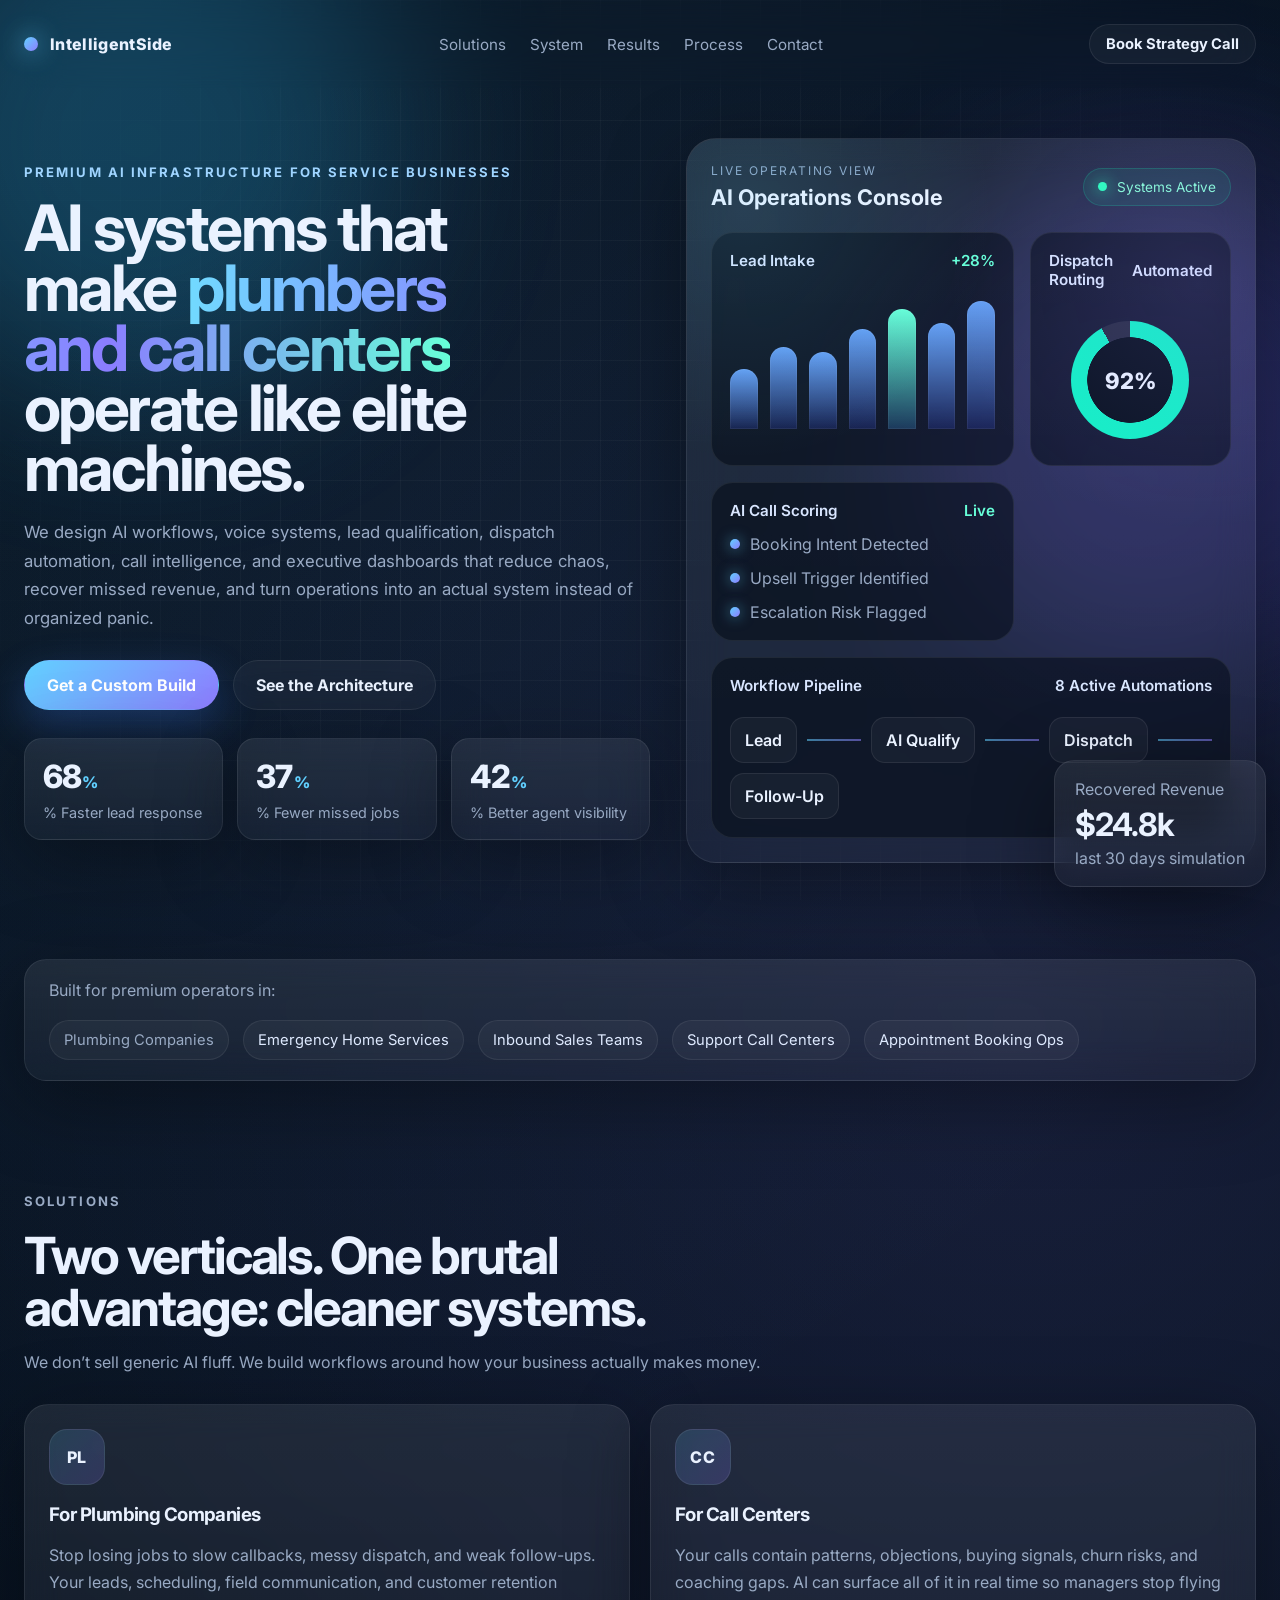
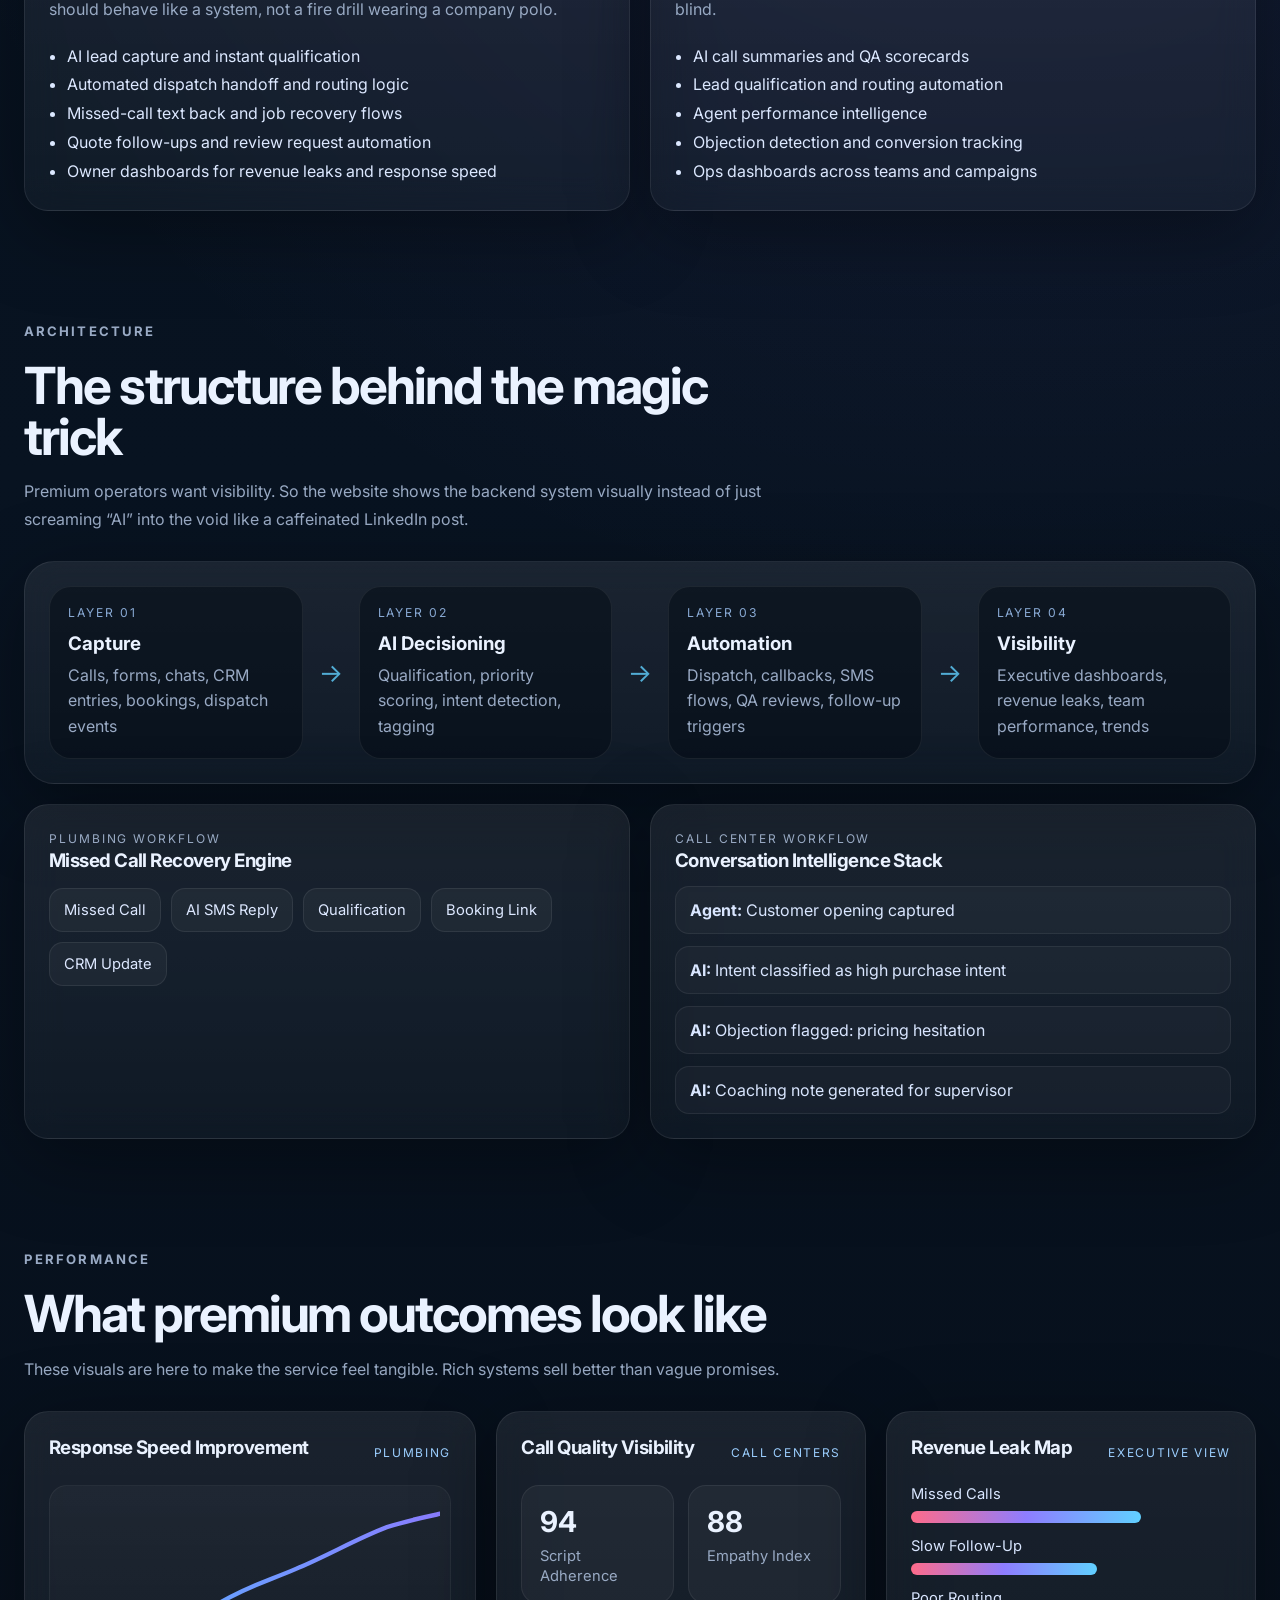
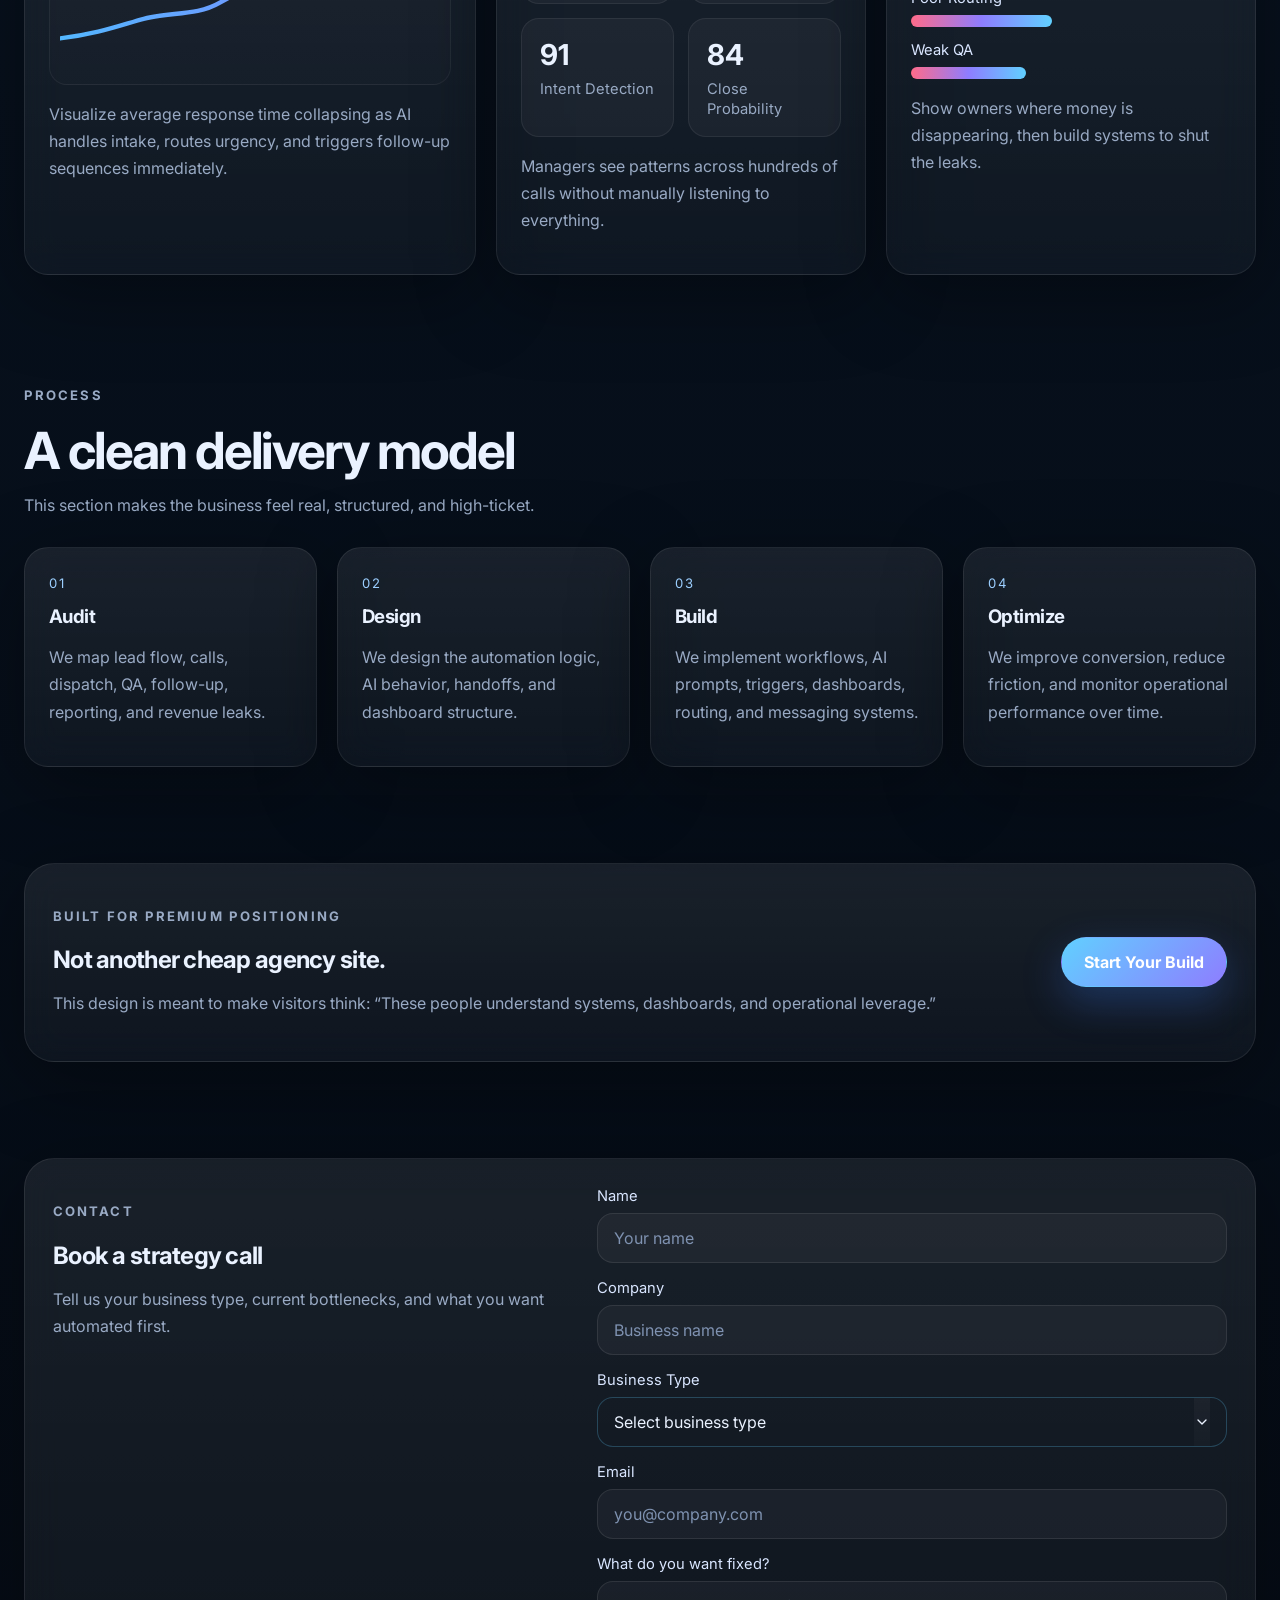
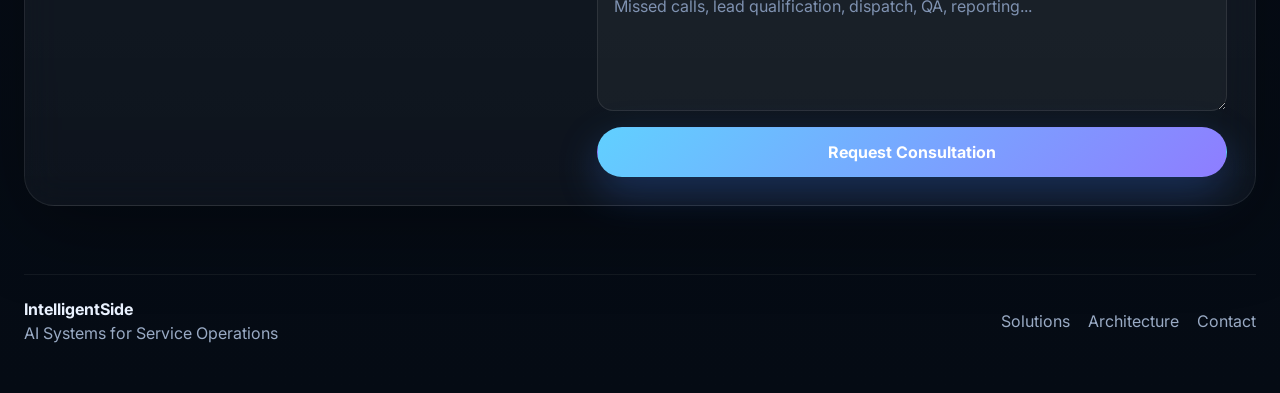
<file: index.html>
<!DOCTYPE html>
<html lang="en">
  <head>
    <meta charset="UTF-8" />
    <meta name="viewport" content="width=device-width, initial-scale=1.0" />
    <title>IntelligentSide — AI Systems for Plumbers & Call Centers</title>
    <meta
      name="description"
      content="Premium AI systems for plumbing companies and call centers. Automate intake, dispatch, follow-ups, lead qualification, call scoring, and operations dashboards."
    />
    <link rel="preconnect" href="https://fonts.googleapis.com" />
    <link rel="preconnect" href="https://fonts.gstatic.com" crossorigin />
    <link
      href="https://fonts.googleapis.com/css2?family=Inter:wght@400;500;600;700;800;900&display=swap"
      rel="stylesheet"
    />
    <link rel="stylesheet" href="styles.css" />
  </head>
  <body>
    <div class="site-shell">
      <div class="ambient ambient-1"></div>
      <div class="ambient ambient-2"></div>
      <div class="grid-overlay"></div>

      <header class="topbar">
        <a href="#" class="brand">
          <span class="brand-mark"></span>
          <span class="brand-text">IntelligentSide</span>
        </a>

        <nav class="nav">
          <a href="#solutions">Solutions</a>
          <a href="#system">System</a>
          <a href="#results">Results</a>
          <a href="#process">Process</a>
          <a href="#contact">Contact</a>
        </nav>

        <a href="#contact" class="btn btn-sm btn-outline">Book Strategy Call</a>
      </header>

      <main>
        <section class="hero section">
          <div class="hero-copy reveal">
            <div class="eyebrow">
              Premium AI Infrastructure for Service Businesses
            </div>
            <h1>
              AI systems that make
              <span class="gradient-text">plumbers and call centers</span>
              operate like elite machines.
            </h1>
            <p class="hero-text">
              We design AI workflows, voice systems, lead qualification,
              dispatch automation, call intelligence, and executive dashboards
              that reduce chaos, recover missed revenue, and turn operations
              into an actual system instead of organized panic.
            </p>

            <div class="hero-actions">
              <a href="#contact" class="btn btn-primary">Get a Custom Build</a>
              <a href="#system" class="btn btn-glass">See the Architecture</a>
            </div>

            <div class="hero-metrics">
              <div class="metric glass-card">
                <span class="metric-value counter" data-target="68">0</span>
                <span class="metric-label">% Faster lead response</span>
              </div>
              <div class="metric glass-card">
                <span class="metric-value counter" data-target="37">0</span>
                <span class="metric-label">% Fewer missed jobs</span>
              </div>
              <div class="metric glass-card">
                <span class="metric-value counter" data-target="42">0</span>
                <span class="metric-label">% Better agent visibility</span>
              </div>
            </div>
          </div>

          <div class="hero-visual reveal">
            <div class="visual-card dashboard-card glass-card">
              <div class="dashboard-top">
                <div>
                  <p class="mini-label">Live Operating View</p>
                  <h3>AI Operations Console</h3>
                </div>
                <div class="status-pill">
                  <span class="dot"></span>
                  Systems Active
                </div>
              </div>

              <div class="dashboard-grid">
                <div class="dashboard-block large">
                  <div class="block-head">
                    <span>Lead Intake</span>
                    <span class="positive">+28%</span>
                  </div>
                  <div class="bar-chart">
                    <div class="bar" style="height: 45%"></div>
                    <div class="bar" style="height: 62%"></div>
                    <div class="bar" style="height: 58%"></div>
                    <div class="bar" style="height: 75%"></div>
                    <div class="bar active" style="height: 90%"></div>
                    <div class="bar" style="height: 80%"></div>
                    <div class="bar" style="height: 96%"></div>
                  </div>
                </div>

                <div class="dashboard-block">
                  <div class="block-head">
                    <span>Dispatch Routing</span>
                    <span>Automated</span>
                  </div>
                  <div class="ring-wrap">
                    <div class="ring">
                      <div class="ring-inner">92%</div>
                    </div>
                  </div>
                </div>

                <div class="dashboard-block">
                  <div class="block-head">
                    <span>AI Call Scoring</span>
                    <span class="positive">Live</span>
                  </div>
                  <ul class="signal-list">
                    <li><span></span> Booking Intent Detected</li>
                    <li><span></span> Upsell Trigger Identified</li>
                    <li><span></span> Escalation Risk Flagged</li>
                  </ul>
                </div>

                <div class="dashboard-block wide">
                  <div class="block-head">
                    <span>Workflow Pipeline</span>
                    <span>8 Active Automations</span>
                  </div>
                  <div class="pipeline">
                    <div class="pipe-node">Lead</div>
                    <div class="pipe-line"></div>
                    <div class="pipe-node">AI Qualify</div>
                    <div class="pipe-line"></div>
                    <div class="pipe-node">Dispatch</div>
                    <div class="pipe-line"></div>
                    <div class="pipe-node">Follow-Up</div>
                  </div>
                </div>
              </div>
            </div>

            <div class="floating-stat glass-card">
              <p>Recovered Revenue</p>
              <h4>$24.8k</h4>
              <span>last 30 days simulation</span>
            </div>
          </div>
        </section>

        <section class="logo-strip section reveal">
          <div class="strip-card glass-card">
            <span>Built for premium operators in:</span>
            <div class="strip-items">
              <span>Plumbing Companies</span>
              <span>Emergency Home Services</span>
              <span>Inbound Sales Teams</span>
              <span>Support Call Centers</span>
              <span>Appointment Booking Ops</span>
            </div>
          </div>
        </section>

        <section id="solutions" class="section">
          <div class="section-head reveal">
            <p class="eyebrow">Solutions</p>
            <h2>Two verticals. One brutal advantage: cleaner systems.</h2>
            <p>
              We don’t sell generic AI fluff. We build workflows around how your
              business actually makes money.
            </p>
          </div>

          <div class="solutions-grid">
            <article class="solution-card glass-card reveal">
              <div class="solution-icon">PL</div>
              <h3>For Plumbing Companies</h3>
              <p>
                Stop losing jobs to slow callbacks, messy dispatch, and weak
                follow-ups. Your leads, scheduling, field communication, and
                customer retention should behave like a system, not a fire drill
                wearing a company polo.
              </p>
              <ul>
                <li>AI lead capture and instant qualification</li>
                <li>Automated dispatch handoff and routing logic</li>
                <li>Missed-call text back and job recovery flows</li>
                <li>Quote follow-ups and review request automation</li>
                <li>Owner dashboards for revenue leaks and response speed</li>
              </ul>
            </article>

            <article class="solution-card glass-card reveal">
              <div class="solution-icon">CC</div>
              <h3>For Call Centers</h3>
              <p>
                Your calls contain patterns, objections, buying signals, churn
                risks, and coaching gaps. AI can surface all of it in real time
                so managers stop flying blind.
              </p>
              <ul>
                <li>AI call summaries and QA scorecards</li>
                <li>Lead qualification and routing automation</li>
                <li>Agent performance intelligence</li>
                <li>Objection detection and conversion tracking</li>
                <li>Ops dashboards across teams and campaigns</li>
              </ul>
            </article>
          </div>
        </section>

        <section id="system" class="section">
          <div class="section-head reveal">
            <p class="eyebrow">Architecture</p>
            <h2>The structure behind the magic trick</h2>
            <p>
              Premium operators want visibility. So the website shows the
              backend system visually instead of just screaming “AI” into the
              void like a caffeinated LinkedIn post.
            </p>
          </div>

          <div class="architecture glass-card reveal">
            <div class="arch-layer">
              <div class="arch-title">Layer 01</div>
              <div class="arch-content">
                <h3>Capture</h3>
                <p>Calls, forms, chats, CRM entries, bookings, dispatch events</p>
              </div>
            </div>

            <div class="arch-arrow">→</div>

            <div class="arch-layer">
              <div class="arch-title">Layer 02</div>
              <div class="arch-content">
                <h3>AI Decisioning</h3>
                <p>Qualification, priority scoring, intent detection, tagging</p>
              </div>
            </div>

            <div class="arch-arrow">→</div>

            <div class="arch-layer">
              <div class="arch-title">Layer 03</div>
              <div class="arch-content">
                <h3>Automation</h3>
                <p>Dispatch, callbacks, SMS flows, QA reviews, follow-up triggers</p>
              </div>
            </div>

            <div class="arch-arrow">→</div>

            <div class="arch-layer">
              <div class="arch-title">Layer 04</div>
              <div class="arch-content">
                <h3>Visibility</h3>
                <p>Executive dashboards, revenue leaks, team performance, trends</p>
              </div>
            </div>
          </div>

          <div class="system-panels">
            <div class="panel glass-card reveal">
              <div class="panel-top">
                <p class="mini-label">Plumbing Workflow</p>
                <h3>Missed Call Recovery Engine</h3>
              </div>
              <div class="journey-flow">
                <span>Missed Call</span>
                <span>AI SMS Reply</span>
                <span>Qualification</span>
                <span>Booking Link</span>
                <span>CRM Update</span>
              </div>
            </div>

            <div class="panel glass-card reveal">
              <div class="panel-top">
                <p class="mini-label">Call Center Workflow</p>
                <h3>Conversation Intelligence Stack</h3>
              </div>
              <div class="conversation-lines">
                <div><strong>Agent:</strong> Customer opening captured</div>
                <div><strong>AI:</strong> Intent classified as high purchase intent</div>
                <div><strong>AI:</strong> Objection flagged: pricing hesitation</div>
                <div><strong>AI:</strong> Coaching note generated for supervisor</div>
              </div>
            </div>
          </div>
        </section>

        <section id="results" class="section">
          <div class="section-head reveal">
            <p class="eyebrow">Performance</p>
            <h2>What premium outcomes look like</h2>
            <p>
              These visuals are here to make the service feel tangible. Rich
              systems sell better than vague promises.
            </p>
          </div>

          <div class="results-grid">
            <div class="results-card glass-card reveal">
              <div class="results-top">
                <h3>Response Speed Improvement</h3>
                <span class="tag">Plumbing</span>
              </div>
              <div class="line-chart">
                <svg viewBox="0 0 500 200" preserveAspectRatio="none">
                  <defs>
                    <linearGradient id="lineGlow" x1="0%" y1="0%" x2="100%" y2="0%">
                      <stop offset="0%" stop-color="#53b7ff" />
                      <stop offset="100%" stop-color="#8a7dff" />
                    </linearGradient>
                  </defs>
                  <path
                    d="M0,160 C50,155 80,145 110,138 C145,130 180,135 210,120 C250,100 275,95 310,82 C350,68 390,48 430,35 C455,28 478,24 500,20"
                    fill="none"
                    stroke="url(#lineGlow)"
                    stroke-width="5"
                    stroke-linecap="round"
                  />
                </svg>
              </div>
              <p>
                Visualize average response time collapsing as AI handles intake,
                routes urgency, and triggers follow-up sequences immediately.
              </p>
            </div>

            <div class="results-card glass-card reveal">
              <div class="results-top">
                <h3>Call Quality Visibility</h3>
                <span class="tag">Call Centers</span>
              </div>
              <div class="score-grid">
                <div>
                  <strong>94</strong>
                  <span>Script Adherence</span>
                </div>
                <div>
                  <strong>88</strong>
                  <span>Empathy Index</span>
                </div>
                <div>
                  <strong>91</strong>
                  <span>Intent Detection</span>
                </div>
                <div>
                  <strong>84</strong>
                  <span>Close Probability</span>
                </div>
              </div>
              <p>
                Managers see patterns across hundreds of calls without manually
                listening to everything.
              </p>
            </div>

            <div class="results-card glass-card reveal">
              <div class="results-top">
                <h3>Revenue Leak Map</h3>
                <span class="tag">Executive View</span>
              </div>
              <div class="leak-bars">
                <div><span>Missed Calls</span><i style="width: 72%"></i></div>
                <div><span>Slow Follow-Up</span><i style="width: 58%"></i></div>
                <div><span>Poor Routing</span><i style="width: 44%"></i></div>
                <div><span>Weak QA</span><i style="width: 36%"></i></div>
              </div>
              <p>
                Show owners where money is disappearing, then build systems to
                shut the leaks.
              </p>
            </div>
          </div>
        </section>

        <section id="process" class="section">
          <div class="section-head reveal">
            <p class="eyebrow">Process</p>
            <h2>A clean delivery model</h2>
            <p>
              This section makes the business feel real, structured, and
              high-ticket.
            </p>
          </div>

          <div class="process-grid">
            <div class="process-card glass-card reveal">
              <span class="process-number">01</span>
              <h3>Audit</h3>
              <p>
                We map lead flow, calls, dispatch, QA, follow-up, reporting, and
                revenue leaks.
              </p>
            </div>
            <div class="process-card glass-card reveal">
              <span class="process-number">02</span>
              <h3>Design</h3>
              <p>
                We design the automation logic, AI behavior, handoffs, and
                dashboard structure.
              </p>
            </div>
            <div class="process-card glass-card reveal">
              <span class="process-number">03</span>
              <h3>Build</h3>
              <p>
                We implement workflows, AI prompts, triggers, dashboards,
                routing, and messaging systems.
              </p>
            </div>
            <div class="process-card glass-card reveal">
              <span class="process-number">04</span>
              <h3>Optimize</h3>
              <p>
                We improve conversion, reduce friction, and monitor operational
                performance over time.
              </p>
            </div>
          </div>
        </section>

        <section class="section">
          <div class="cta-box glass-card reveal">
            <div>
              <p class="eyebrow">Built for premium positioning</p>
              <h2>Not another cheap agency site.</h2>
              <p>
                This design is meant to make visitors think:
                “These people understand systems, dashboards, and operational
                leverage.”
              </p>
            </div>
            <a href="#contact" class="btn btn-primary">Start Your Build</a>
          </div>
        </section>

        <section id="contact" class="section">
          <div class="contact-wrap glass-card reveal">
            <div class="contact-copy">
              <p class="eyebrow">Contact</p>
              <h2>Book a strategy call</h2>
              <p>
                Tell us your business type, current bottlenecks, and what you
                want automated first.
              </p>
            </div>

            <form
              class="contact-form"
              action="https://formsubmit.co/hsyz2019@gmail.com"
              method="POST"
            >
              <input type="hidden" name="_cc" value="hsyz2019@gmail.com" />
              <input type="hidden" name="_subject" value="New IntelligentSide Website Lead" />
              <input type="hidden" name="_captcha" value="false" />
              <input type="hidden" name="_template" value="table" />
              <input type="hidden" name="_next" value="https://intelligentside.com/thanks.html" />

              <div class="field">
                <label for="name">Name</label>
                <input
                  id="name"
                  name="name"
                  type="text"
                  placeholder="Your name"
                  required
                />
              </div>

              <div class="field">
                <label for="company">Company</label>
                <input
                  id="company"
                  name="company"
                  type="text"
                  placeholder="Business name"
                  required
                />
              </div>

              <div class="field">
                <label for="type">Business Type</label>
                <select id="type" name="businessType" required>
                  <option value="" disabled selected>Select business type</option>
                  <option value="Plumbing Company">Plumbing Company</option>
                  <option value="Call Center">Call Center</option>
                  <option value="Other Service Business">Other Service Business</option>
                </select>
              </div>

              <div class="field">
                <label for="email">Email</label>
                <input
                  id="email"
                  name="email"
                  type="email"
                  placeholder="you@company.com"
                  required
                />
              </div>

              <div class="field">
                <label for="message">What do you want fixed?</label>
                <textarea
                  id="message"
                  name="message"
                  rows="5"
                  placeholder="Missed calls, lead qualification, dispatch, QA, reporting..."
                  required
                ></textarea>
              </div>

              <button type="submit" class="btn btn-primary btn-full">
                Request Consultation
              </button>
            </form>
          </div>
        </section>
      </main>

      <footer class="footer">
        <div>
          <strong>IntelligentSide</strong>
          <span>AI Systems for Service Operations</span>
        </div>
        <div class="footer-links">
          <a href="#solutions">Solutions</a>
          <a href="#system">Architecture</a>
          <a href="#contact">Contact</a>
        </div>
      </footer>
    </div>

    <script src="script.js"></script>
  </body>
</html>
</file>
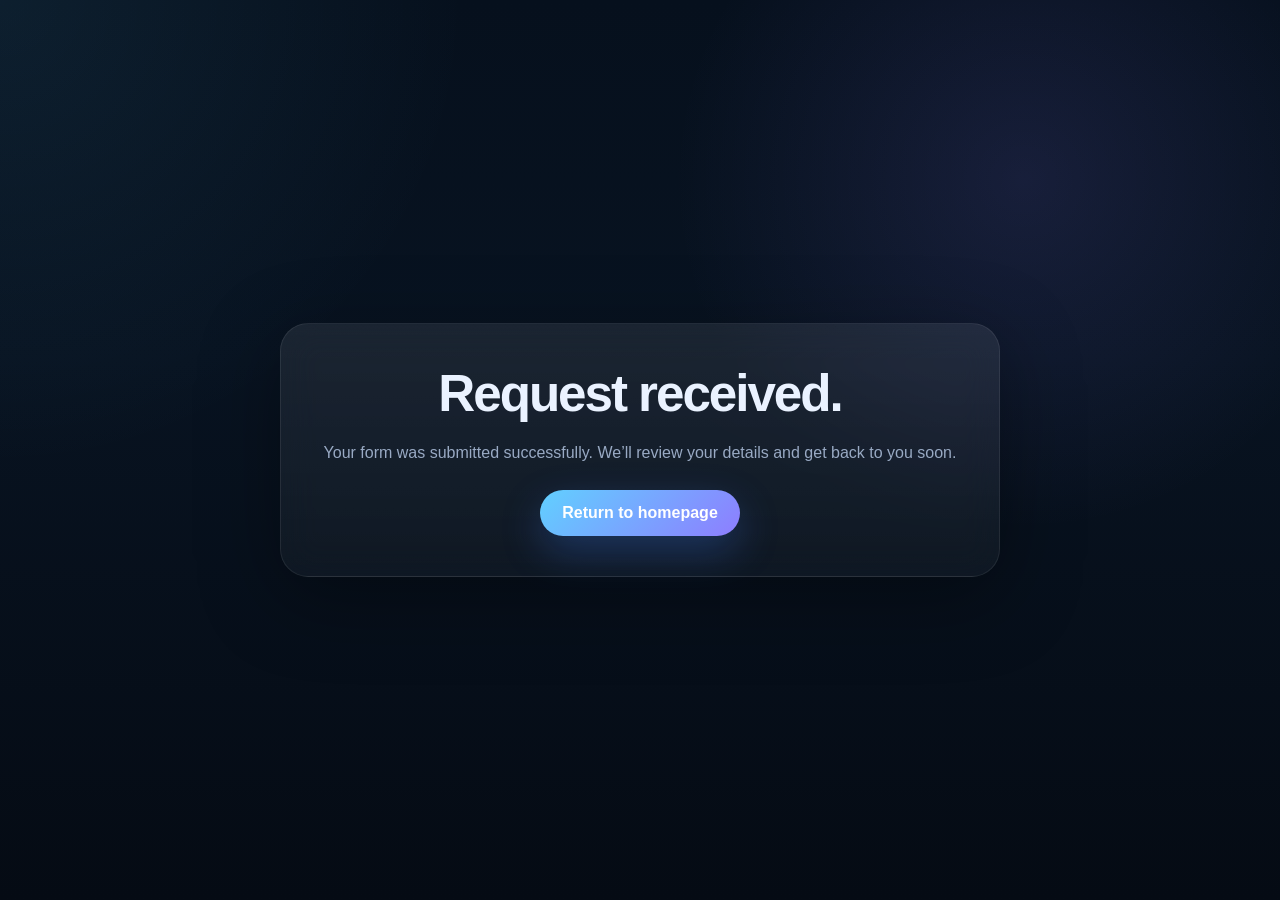
<file: thanks.html>
<!DOCTYPE html>
<html lang="en">
  <head>
    <meta charset="UTF-8" />
    <meta name="viewport" content="width=device-width, initial-scale=1" />
    <title>Thank You — IntelligentSide</title>
    <link rel="stylesheet" href="styles.css" />
    <style>
      body {
        display: grid;
        place-items: center;
        min-height: 100vh;
      }

      .thanks-box {
        width: min(90%, 720px);
        padding: 40px;
        border-radius: 28px;
        text-align: center;
        background: linear-gradient(
          180deg,
          rgba(255,255,255,0.08),
          rgba(255,255,255,0.035)
        );
        border: 1px solid rgba(255,255,255,0.08);
        box-shadow: 0 20px 80px rgba(0, 0, 0, 0.35);
        backdrop-filter: blur(18px);
      }

      .thanks-box h1 {
        margin: 0 0 16px;
        font-size: clamp(2rem, 4vw, 3.5rem);
        letter-spacing: -0.04em;
      }

      .thanks-box p {
        color: #99aac4;
        line-height: 1.7;
        margin-bottom: 24px;
      }

      .thanks-box a {
        display: inline-flex;
        align-items: center;
        justify-content: center;
        padding: 14px 22px;
        border-radius: 999px;
        font-weight: 700;
        text-decoration: none;
        color: white;
        background: linear-gradient(135deg, #61d0ff, #8e7dff);
        box-shadow: 0 15px 40px rgba(61, 129, 255, 0.28);
      }
    </style>
  </head>
  <body>
    <div class="thanks-box">
      <h1>Request received.</h1>
      <p>
        Your form was submitted successfully. We’ll review your details and get
        back to you soon.
      </p>
      <a href="/">Return to homepage</a>
    </div>
  </body>
</html>
</file>
<file: styles.css>
:root {
  --bg: #07111f;
  --bg-soft: #0b1728;
  --panel: rgba(15, 28, 47, 0.68);
  --panel-strong: rgba(13, 24, 41, 0.92);
  --text: #eaf2ff;
  --muted: #99aac4;
  --line: rgba(255, 255, 255, 0.08);
  --accent: #61d0ff;
  --accent-2: #8e7dff;
  --accent-3: #14f1c6;
  --danger: #ff6b8a;
  --shadow: 0 20px 80px rgba(0, 0, 0, 0.35);
  --radius-lg: 26px;
  --radius-md: 18px;
  --radius-sm: 12px;
  --max: 1240px;
}

* {
  box-sizing: border-box;
}

html {
  scroll-behavior: smooth;
}

body {
  margin: 0;
  font-family: "Inter", sans-serif;
  color: var(--text);
  background:
    radial-gradient(circle at top left, rgba(97, 208, 255, 0.08), transparent 30%),
    radial-gradient(circle at 80% 20%, rgba(142, 125, 255, 0.12), transparent 28%),
    linear-gradient(180deg, #06101d 0%, #081321 40%, #050b14 100%);
  min-height: 100vh;
  overflow-x: hidden;
}

a {
  color: inherit;
  text-decoration: none;
}

button,
input,
textarea,
select {
  font: inherit;
}

.site-shell {
  width: min(100%, 1600px);
  margin: 0 auto;
  position: relative;
  padding: 0 24px 40px;
}

.ambient {
  position: fixed;
  width: 520px;
  height: 520px;
  border-radius: 50%;
  filter: blur(90px);
  z-index: -2;
  opacity: 0.22;
  pointer-events: none;
}

.ambient-1 {
  top: -120px;
  left: -120px;
  background: #2bc2ff;
}

.ambient-2 {
  top: 160px;
  right: -150px;
  background: #725cff;
}

.grid-overlay {
  position: fixed;
  inset: 0;
  background-image:
    linear-gradient(rgba(255,255,255,0.03) 1px, transparent 1px),
    linear-gradient(90deg, rgba(255,255,255,0.03) 1px, transparent 1px);
  background-size: 40px 40px;
  mask-image: radial-gradient(circle at center, black 45%, transparent 95%);
  z-index: -3;
  pointer-events: none;
}

.topbar {
  max-width: var(--max);
  margin: 0 auto;
  padding: 24px 0;
  display: flex;
  align-items: center;
  justify-content: space-between;
  gap: 18px;
  position: sticky;
  top: 0;
  z-index: 50;
  backdrop-filter: blur(18px);
}

.brand {
  display: flex;
  align-items: center;
  gap: 12px;
  font-weight: 800;
  letter-spacing: 0.02em;
}

.brand-mark {
  width: 14px;
  height: 14px;
  border-radius: 50%;
  background: linear-gradient(135deg, var(--accent), var(--accent-2));
  box-shadow: 0 0 24px rgba(97, 208, 255, 0.8);
}

.brand-text {
  font-size: 1rem;
}

.nav {
  display: flex;
  align-items: center;
  gap: 24px;
}

.nav a {
  color: var(--muted);
  transition: 0.25s ease;
  font-size: 0.95rem;
}

.nav a:hover {
  color: var(--text);
}

.section {
  max-width: var(--max);
  margin: 0 auto;
  padding: 48px 0;
}

.hero {
  padding-top: 50px;
  display: grid;
  grid-template-columns: 1.1fr 1fr;
  gap: 36px;
  align-items: center;
  min-height: 88vh;
}

.eyebrow {
  display: inline-flex;
  align-items: center;
  gap: 10px;
  color: #9fd4ff;
  font-size: 0.82rem;
  font-weight: 700;
  letter-spacing: 0.16em;
  text-transform: uppercase;
  margin-bottom: 18px;
}

.hero h1 {
  font-size: clamp(2.8rem, 5vw, 5.6rem);
  line-height: 0.94;
  letter-spacing: -0.04em;
  margin: 0 0 20px;
  max-width: 12ch;
}

.gradient-text {
  background: linear-gradient(90deg, #71daff, #8a7dff, #67ffd8);
  -webkit-background-clip: text;
  background-clip: text;
  color: transparent;
}

.hero-text,
.section-head p,
.solution-card p,
.panel p,
.results-card p,
.process-card p,
.contact-copy p,
.cta-box p {
  color: var(--muted);
  line-height: 1.7;
}

.hero-text {
  max-width: 60ch;
  font-size: 1.05rem;
}

.hero-actions {
  display: flex;
  flex-wrap: wrap;
  gap: 14px;
  margin-top: 28px;
}

.btn {
  border: 1px solid transparent;
  border-radius: 999px;
  padding: 14px 22px;
  font-weight: 700;
  transition: 0.25s ease;
  display: inline-flex;
  align-items: center;
  justify-content: center;
  cursor: pointer;
}

.btn-sm {
  padding: 10px 16px;
  font-size: 0.92rem;
}

.btn-primary {
  background: linear-gradient(135deg, var(--accent), var(--accent-2));
  color: white;
  box-shadow: 0 15px 40px rgba(61, 129, 255, 0.28);
}

.btn-primary:hover {
  transform: translateY(-2px);
  box-shadow: 0 22px 44px rgba(61, 129, 255, 0.34);
}

.btn-glass,
.btn-outline {
  background: rgba(255, 255, 255, 0.04);
  border-color: var(--line);
  color: var(--text);
  backdrop-filter: blur(10px);
}

.btn-glass:hover,
.btn-outline:hover {
  background: rgba(255, 255, 255, 0.08);
}

.btn-full {
  width: 100%;
}

.glass-card {
  background: linear-gradient(
    180deg,
    rgba(255,255,255,0.08),
    rgba(255,255,255,0.035)
  );
  border: 1px solid var(--line);
  box-shadow: var(--shadow);
  backdrop-filter: blur(18px);
}

.hero-metrics {
  display: grid;
  grid-template-columns: repeat(3, 1fr);
  gap: 14px;
  margin-top: 28px;
}

.metric {
  padding: 18px;
  border-radius: var(--radius-md);
}

.metric-value {
  display: block;
  font-size: 2rem;
  font-weight: 800;
  letter-spacing: -0.04em;
  margin-bottom: 8px;
}

.metric-value::after {
  content: "%";
  font-size: 1rem;
  margin-left: 2px;
  color: var(--accent);
}

.metric-label {
  display: block;
  color: var(--muted);
  font-size: 0.9rem;
}

.hero-visual {
  position: relative;
}

.dashboard-card {
  border-radius: 30px;
  padding: 24px;
  position: relative;
  overflow: hidden;
}

.dashboard-card::before {
  content: "";
  position: absolute;
  inset: 0;
  background:
    radial-gradient(circle at 10% 10%, rgba(97,208,255,0.12), transparent 30%),
    radial-gradient(circle at 90% 20%, rgba(142,125,255,0.14), transparent 32%);
  pointer-events: none;
}

.dashboard-top {
  display: flex;
  align-items: center;
  justify-content: space-between;
  gap: 12px;
  margin-bottom: 22px;
}

.dashboard-top h3 {
  margin: 6px 0 0;
  font-size: 1.35rem;
}

.mini-label {
  margin: 0;
  font-size: 0.75rem;
  text-transform: uppercase;
  letter-spacing: 0.16em;
  color: #8ea8c7;
}

.status-pill {
  display: inline-flex;
  align-items: center;
  gap: 10px;
  padding: 10px 14px;
  border-radius: 999px;
  background: rgba(14, 255, 180, 0.08);
  border: 1px solid rgba(14, 255, 180, 0.18);
  color: #89ffd7;
  font-size: 0.85rem;
}

.dot {
  width: 9px;
  height: 9px;
  border-radius: 50%;
  background: #2cffbd;
  box-shadow: 0 0 16px #2cffbd;
}

.dashboard-grid {
  display: grid;
  grid-template-columns: 1.2fr 0.8fr;
  gap: 16px;
}

.dashboard-block {
  background: rgba(4, 12, 22, 0.55);
  border: 1px solid rgba(255, 255, 255, 0.07);
  border-radius: 22px;
  padding: 18px;
}

.dashboard-block.large {
  min-height: 220px;
}

.dashboard-block.wide {
  grid-column: 1 / -1;
}

.block-head {
  display: flex;
  align-items: center;
  justify-content: space-between;
  gap: 12px;
  color: #d9e6ff;
  font-weight: 600;
  margin-bottom: 14px;
  font-size: 0.95rem;
}

.positive {
  color: #67ffd8;
}

.bar-chart {
  display: flex;
  align-items: end;
  gap: 12px;
  height: 145px;
  padding-top: 12px;
}

.bar {
  flex: 1;
  border-radius: 999px 999px 8px 8px;
  background: linear-gradient(180deg, rgba(105, 167, 255, 0.95), rgba(54, 79, 255, 0.18));
  box-shadow: inset 0 0 0 1px rgba(255,255,255,0.06);
}

.bar.active {
  background: linear-gradient(180deg, rgba(103,255,216,1), rgba(61,168,255,0.22));
}

.ring-wrap {
  display: flex;
  justify-content: center;
  padding: 18px 0 8px;
}

.ring {
  width: 118px;
  height: 118px;
  border-radius: 50%;
  background:
    radial-gradient(closest-side, #0a1322 72%, transparent 73% 100%),
    conic-gradient(var(--accent-3) 0 92%, rgba(255,255,255,0.08) 92% 100%);
  display: grid;
  place-items: center;
}

.ring-inner {
  font-weight: 800;
  font-size: 1.4rem;
}

.signal-list {
  list-style: none;
  padding: 0;
  margin: 10px 0 0;
  display: grid;
  gap: 14px;
}

.signal-list li {
  color: var(--muted);
  display: flex;
  align-items: center;
  gap: 10px;
}

.signal-list li span {
  width: 10px;
  height: 10px;
  border-radius: 50%;
  background: linear-gradient(135deg, var(--accent), var(--accent-2));
  box-shadow: 0 0 14px rgba(97,208,255,0.6);
}

.pipeline {
  display: flex;
  align-items: center;
  gap: 10px;
  flex-wrap: wrap;
  padding-top: 8px;
}

.pipe-node {
  padding: 12px 14px;
  border-radius: 14px;
  background: rgba(255,255,255,0.04);
  border: 1px solid rgba(255,255,255,0.08);
  font-weight: 600;
}

.pipe-line {
  height: 2px;
  flex: 1;
  min-width: 30px;
  background: linear-gradient(90deg, var(--accent), var(--accent-2));
  opacity: 0.55;
}

.floating-stat {
  position: absolute;
  right: -10px;
  bottom: -24px;
  padding: 18px 20px;
  border-radius: 20px;
  min-width: 180px;
}

.floating-stat p,
.floating-stat span {
  margin: 0;
  color: var(--muted);
}

.floating-stat h4 {
  margin: 6px 0 4px;
  font-size: 2rem;
  letter-spacing: -0.04em;
}

.logo-strip .strip-card {
  border-radius: 22px;
  padding: 20px 24px;
  display: flex;
  justify-content: space-between;
  gap: 20px;
  align-items: center;
  flex-wrap: wrap;
}

.strip-card span:first-child {
  color: var(--muted);
}

.strip-items {
  display: flex;
  gap: 14px;
  flex-wrap: wrap;
}

.strip-items span {
  padding: 10px 14px;
  border-radius: 999px;
  background: rgba(255,255,255,0.04);
  border: 1px solid rgba(255,255,255,0.07);
  color: #dfeaff;
  font-size: 0.92rem;
}

.section-head {
  max-width: 760px;
  margin-bottom: 28px;
}

.section-head h2 {
  margin: 0 0 12px;
  font-size: clamp(2rem, 4vw, 3.4rem);
  line-height: 1;
  letter-spacing: -0.04em;
}

.solutions-grid,
.results-grid,
.process-grid,
.system-panels {
  display: grid;
  gap: 20px;
}

.solutions-grid {
  grid-template-columns: repeat(2, 1fr);
}

.solution-card,
.panel,
.results-card,
.process-card {
  border-radius: 24px;
  padding: 24px;
}

.solution-icon {
  width: 56px;
  height: 56px;
  border-radius: 18px;
  display: grid;
  place-items: center;
  font-weight: 800;
  letter-spacing: 0.04em;
  background: linear-gradient(135deg, rgba(97,208,255,0.16), rgba(142,125,255,0.2));
  border: 1px solid rgba(255,255,255,0.08);
  margin-bottom: 18px;
}

.solution-card h3,
.panel h3,
.results-card h3,
.process-card h3,
.contact-copy h2,
.cta-box h2 {
  margin: 0 0 10px;
  letter-spacing: -0.03em;
}

.solution-card ul {
  padding-left: 18px;
  color: #dce8ff;
  line-height: 1.8;
  margin: 18px 0 0;
}

.architecture {
  border-radius: 30px;
  padding: 24px;
  display: grid;
  grid-template-columns: repeat(7, auto);
  align-items: center;
  gap: 16px;
  overflow-x: auto;
}

.arch-layer {
  min-width: 220px;
  border-radius: 22px;
  padding: 18px;
  background: rgba(4, 12, 22, 0.52);
  border: 1px solid rgba(255,255,255,0.07);
}

.arch-title {
  color: #88a9d3;
  font-size: 0.76rem;
  text-transform: uppercase;
  letter-spacing: 0.16em;
  margin-bottom: 12px;
}

.arch-content h3 {
  margin: 0 0 8px;
}

.arch-content p {
  margin: 0;
  color: var(--muted);
  line-height: 1.6;
}

.arch-arrow {
  color: var(--accent);
  font-size: 1.6rem;
  opacity: 0.8;
}

.system-panels {
  grid-template-columns: repeat(2, 1fr);
  margin-top: 20px;
}

.journey-flow {
  display: flex;
  gap: 10px;
  flex-wrap: wrap;
  margin-top: 16px;
}

.journey-flow span {
  padding: 12px 14px;
  border-radius: 14px;
  background: rgba(255,255,255,0.04);
  border: 1px solid rgba(255,255,255,0.08);
  color: #dde8ff;
  font-size: 0.92rem;
}

.conversation-lines {
  display: grid;
  gap: 12px;
  margin-top: 14px;
}

.conversation-lines div {
  padding: 13px 14px;
  border-radius: 14px;
  background: rgba(255,255,255,0.03);
  border: 1px solid rgba(255,255,255,0.07);
  color: #d9e6ff;
}

.results-grid {
  grid-template-columns: 1.1fr 0.9fr 0.9fr;
}

.results-top {
  display: flex;
  justify-content: space-between;
  gap: 10px;
  align-items: center;
  margin-bottom: 16px;
}

.tag {
  font-size: 0.75rem;
  text-transform: uppercase;
  letter-spacing: 0.14em;
  color: #9ccfff;
}

.line-chart {
  height: 200px;
  margin-bottom: 14px;
  border-radius: 18px;
  background: linear-gradient(180deg, rgba(255,255,255,0.03), rgba(255,255,255,0.01));
  border: 1px solid rgba(255,255,255,0.05);
  padding: 10px;
}

.line-chart svg {
  width: 100%;
  height: 100%;
}

.score-grid {
  display: grid;
  grid-template-columns: repeat(2, 1fr);
  gap: 14px;
  margin-bottom: 14px;
}

.score-grid div {
  padding: 18px;
  border-radius: 18px;
  background: rgba(255,255,255,0.04);
  border: 1px solid rgba(255,255,255,0.07);
}

.score-grid strong {
  display: block;
  font-size: 1.8rem;
  margin-bottom: 6px;
}

.score-grid span {
  color: var(--muted);
  font-size: 0.92rem;
}

.leak-bars {
  display: grid;
  gap: 14px;
  margin-bottom: 14px;
}

.leak-bars div {
  display: grid;
  gap: 8px;
}

.leak-bars span {
  color: #d9e6ff;
  font-size: 0.92rem;
}

.leak-bars i {
  display: block;
  height: 12px;
  border-radius: 999px;
  background: linear-gradient(90deg, var(--danger), var(--accent-2), var(--accent));
}

.process-grid {
  grid-template-columns: repeat(4, 1fr);
}

.process-number {
  display: inline-block;
  font-size: 0.82rem;
  color: #9ccfff;
  letter-spacing: 0.16em;
  text-transform: uppercase;
  margin-bottom: 14px;
}

.cta-box {
  border-radius: 30px;
  padding: 28px;
  display: flex;
  justify-content: space-between;
  gap: 24px;
  align-items: center;
}

.contact-wrap {
  border-radius: 30px;
  padding: 28px;
  display: grid;
  grid-template-columns: 0.9fr 1.1fr;
  gap: 28px;
}

.contact-form {
  display: grid;
  gap: 16px;
}

.field {
  display: grid;
  gap: 8px;
}

.field label {
  font-size: 0.92rem;
  color: #d9e6ff;
}

.field input,
.field textarea,
.field select {
  background: rgba(255,255,255,0.04);
  border: 1px solid rgba(255,255,255,0.09);
  color: var(--text);
  padding: 14px 16px;
  border-radius: 16px;
  outline: none;
}

.field input::placeholder,
.field textarea::placeholder {
  color: #7f92b1;
}

.field input:focus,
.field textarea:focus,
.field select:focus {
  border-color: rgba(97,208,255,0.5);
  box-shadow: 0 0 0 3px rgba(97,208,255,0.12);
}

.footer {
  max-width: var(--max);
  margin: 20px auto 0;
  padding: 24px 0 10px;
  display: flex;
  justify-content: space-between;
  gap: 18px;
  align-items: center;
  color: var(--muted);
  border-top: 1px solid rgba(255,255,255,0.06);
}

.footer strong {
  display: block;
  color: var(--text);
  margin-bottom: 4px;
}

.footer-links {
  display: flex;
  gap: 18px;
  flex-wrap: wrap;
}

.reveal {
  opacity: 0;
  transform: translateY(28px);
  transition: opacity 0.8s ease, transform 0.8s ease;
}

.reveal.in-view {
  opacity: 1;
  transform: translateY(0);
}

@media (max-width: 1100px) {
  .hero,
  .contact-wrap,
  .solutions-grid,
  .system-panels,
  .results-grid,
  .process-grid {
    grid-template-columns: 1fr;
  }

  .hero {
    min-height: auto;
    padding-top: 30px;
  }

  .hero h1 {
    max-width: 14ch;
  }

  .hero-metrics {
    grid-template-columns: 1fr;
  }

  .cta-box {
    flex-direction: column;
    align-items: flex-start;
  }
}

@media (max-width: 820px) {
  .topbar {
    flex-wrap: wrap;
    justify-content: space-between;
  }

  .nav {
    width: 100%;
    justify-content: center;
    overflow-x: auto;
    padding-bottom: 4px;
  }

  .dashboard-grid {
    grid-template-columns: 1fr;
  }

  .floating-stat {
    position: static;
    margin-top: 16px;
  }

  .architecture {
    grid-template-columns: 1fr;
  }

  .arch-arrow {
    display: none;
  }
}

@media (max-width: 560px) {
  .site-shell {
    padding: 0 16px 30px;
  }

  .section {
    padding: 34px 0;
  }

  .hero h1 {
    font-size: 2.5rem;
  }

  .dashboard-card,
  .solution-card,
  .panel,
  .results-card,
  .process-card,
  .cta-box,
  .contact-wrap {
    padding: 20px;
  }

  .strip-card {
    padding: 18px;
  }
}

.field select {
  appearance: none;
  -webkit-appearance: none;
  -moz-appearance: none;

  background: linear-gradient(180deg, rgba(255,255,255,0.05), rgba(255,255,255,0.03));
  border: 1px solid rgba(97,208,255,0.25);
  color: #eaf2ff;

  padding: 14px 46px 14px 16px;
  border-radius: 16px;
  cursor: pointer;

  background-image:
  linear-gradient(180deg, rgba(255,255,255,0.04), rgba(255,255,255,0.02)),
  url("data:image/svg+xml,%3Csvg xmlns='http://www.w3.org/2000/svg' width='18' height='18' viewBox='0 0 24 24' fill='none' stroke='%23eaf2ff' stroke-width='2' stroke-linecap='round' stroke-linejoin='round'%3E%3Cpolyline points='6 9 12 15 18 9'/%3E%3C/svg%3E");

  background-repeat: no-repeat, no-repeat;
  background-position: right 16px center, right 16px center;
  background-size: 16px;
}

.field select:hover {
  border-color: rgba(97,208,255,0.45);
}

.field select:focus {
  border-color: rgba(97,208,255,0.7);
  box-shadow: 0 0 0 3px rgba(97,208,255,0.15);
}

/* dropdown list items */
.field select option {
  background: #0b1320;
  color: #eaf2ff;
}

.field select option:hover {
  background: #13233a;
}
</file>
